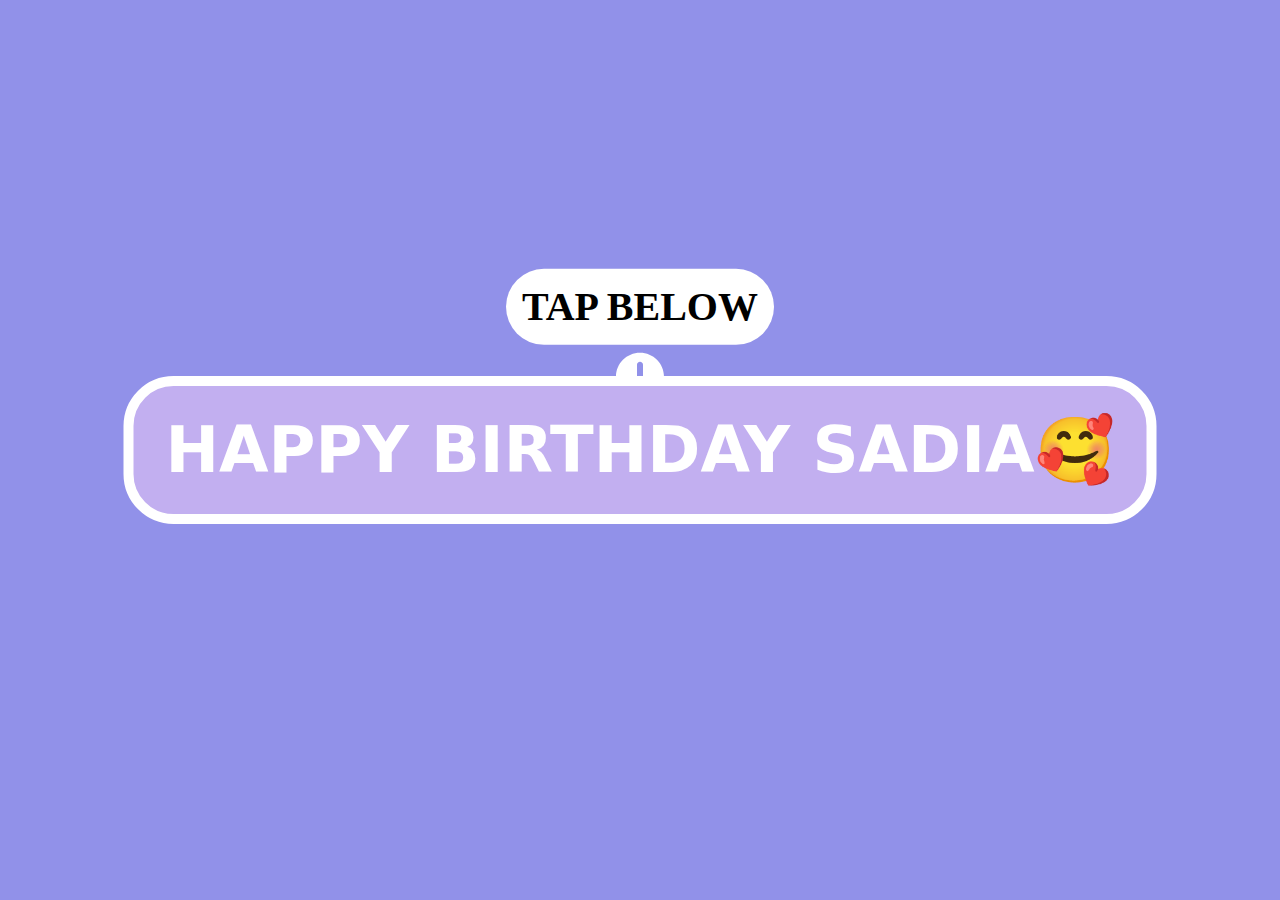
<file: index.html>
<!DOCTYPE html>
<html lang="en">
<head>
    <meta charset="UTF-8">
    <title>Happy Birthday</title>
    <link rel="stylesheet" href="https://deepu1067.github.io/wishing-sadia/assets/css/style.css">
    <link rel="stylesheet" href="assets/css/style.css">
</head>
<body class="bg-color">
    
    <div>
        <div class="tap">
            <p class="text-uppercase m-auto">tap below</p>
            <i class="fa-solid fa-circle-arrow-down"></i>
        </div>
    
        <a class="btn-custom text-uppercase" href="page2.html">
            Happy Birthday Sadia🥰
        </a>
    </div>

    <script src="assets/js/all.min.js"></script>
    <script src="assets/js/bootstrap.bundle.min.js"></script>
</body>
</html>
</file>
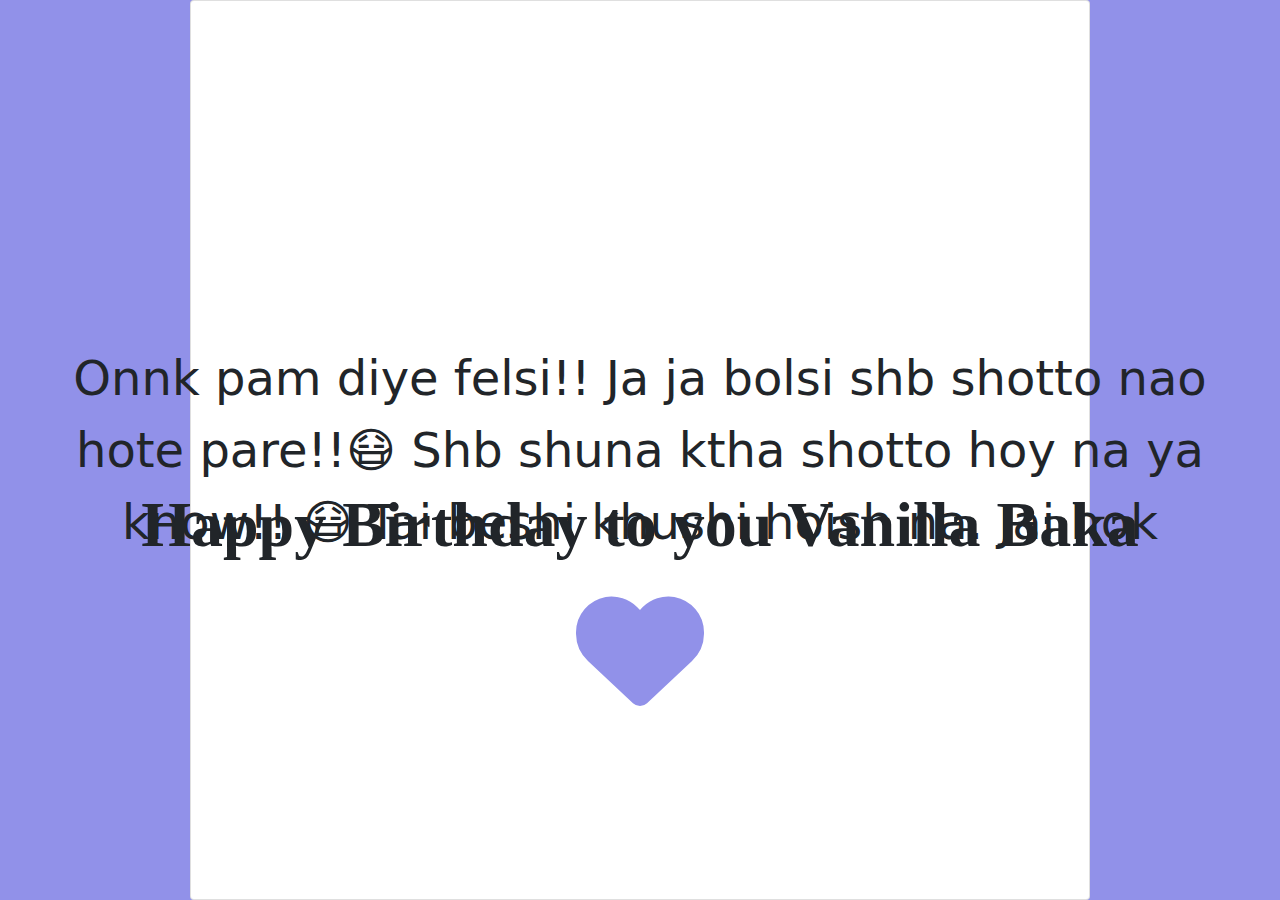
<file: last_page.html>
<!DOCTYPE html>
<html lang="en">

<head>
    <meta charset="UTF-8">
    <title>Document</title>
    <link rel="stylesheet" href="https://deepu1067.github.io/wishing-sadia/assets/css/style.css">
    <link rel="stylesheet" href="assets/css/style.css">
</head>

<body class="bg-color">
    <div style="position: relative; height: 100vh;" class="parent divs" >
        <div class="card slide_left50" style="width: 900px; height: 900px; background-color: #fff;">
        </div>
        <p style="width: 90%;">Onnk pam diye felsi!! Ja ja bolsi shb shotto nao hote pare!!😷 Shb shuna ktha shotto hoy na ya know!! 😷 Tai beshi khushi hoish na. Jai hok</p>
        <p></p>
        <p></p>
        <p class="fw-bold" style="width: 98%;">Happy Birthday to you Vanilla Baka</p>
        <p><i class="fa-solid fa-heart"></i></p>
    </div>

    <script src="assets/js/bootstrap.bundle.min.js"></script>
    <script src="assets/js/main.js"></script>
</body>

</html>
</file>
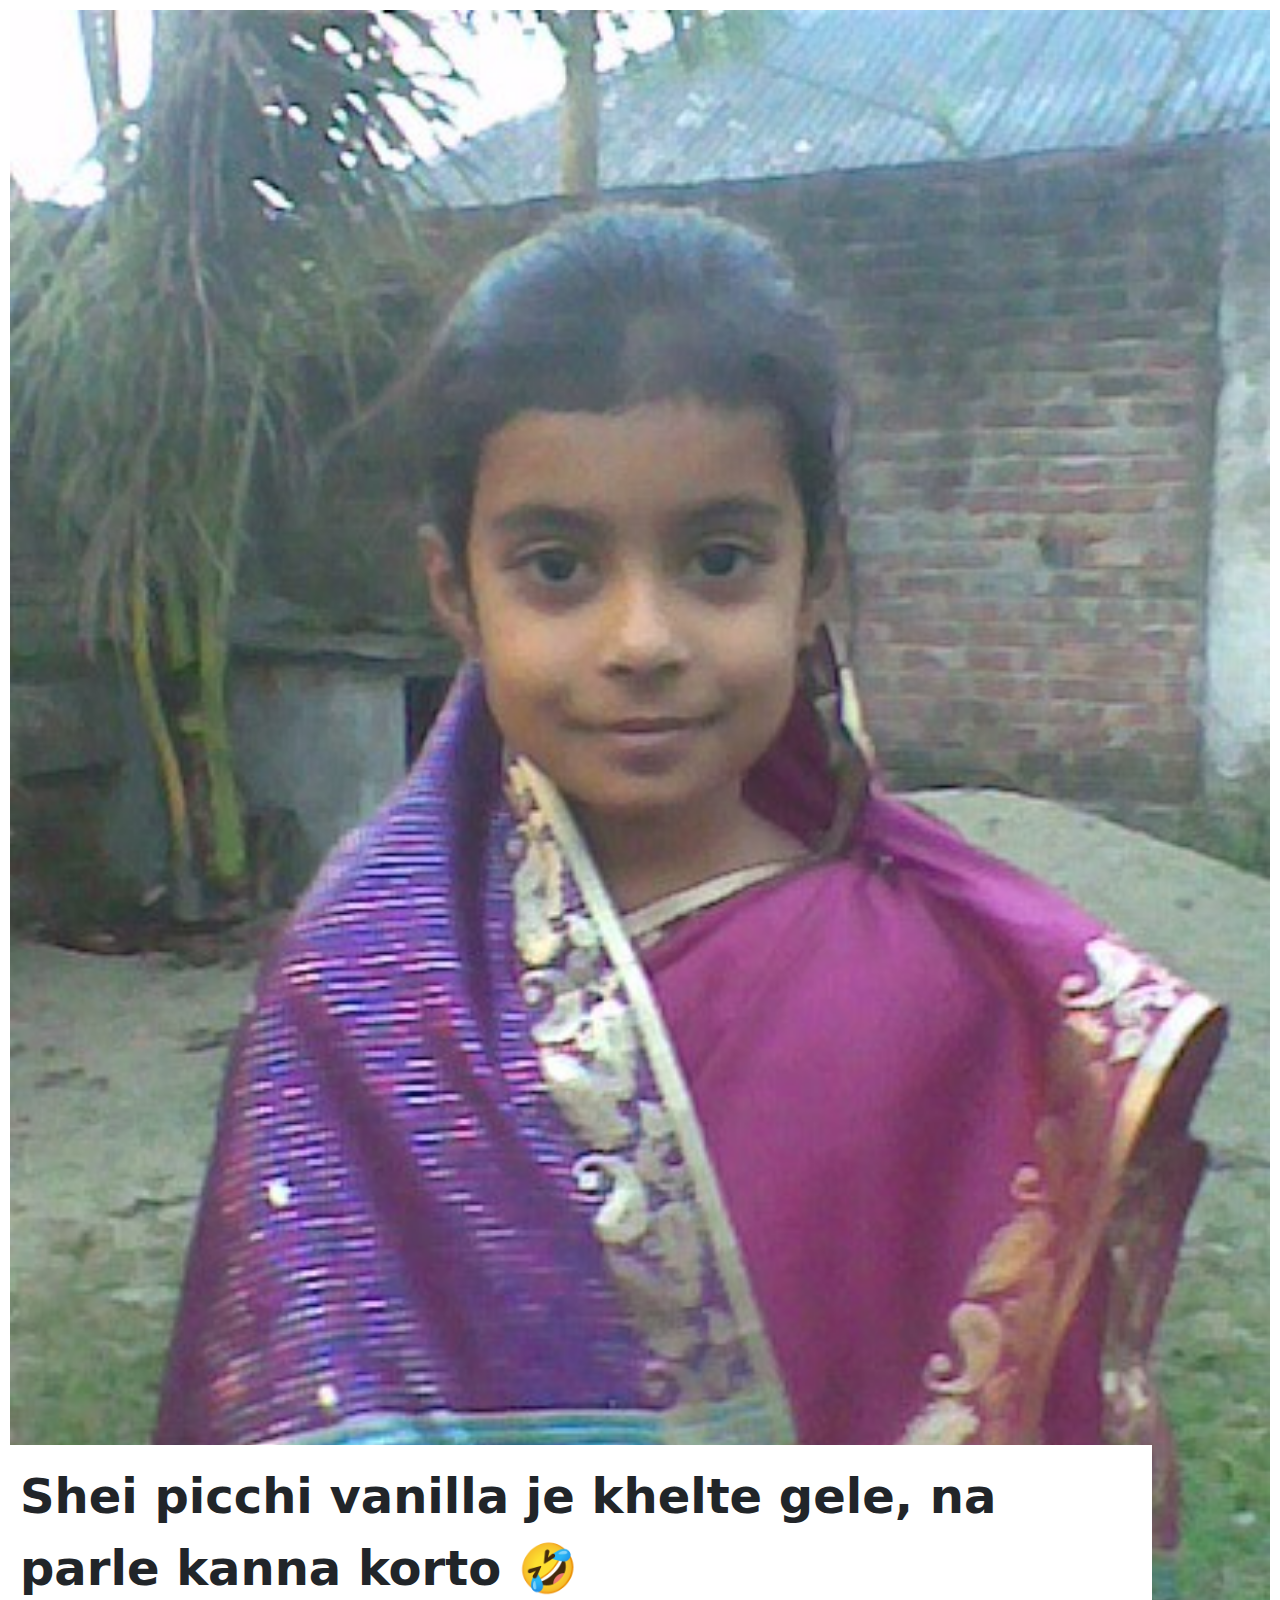
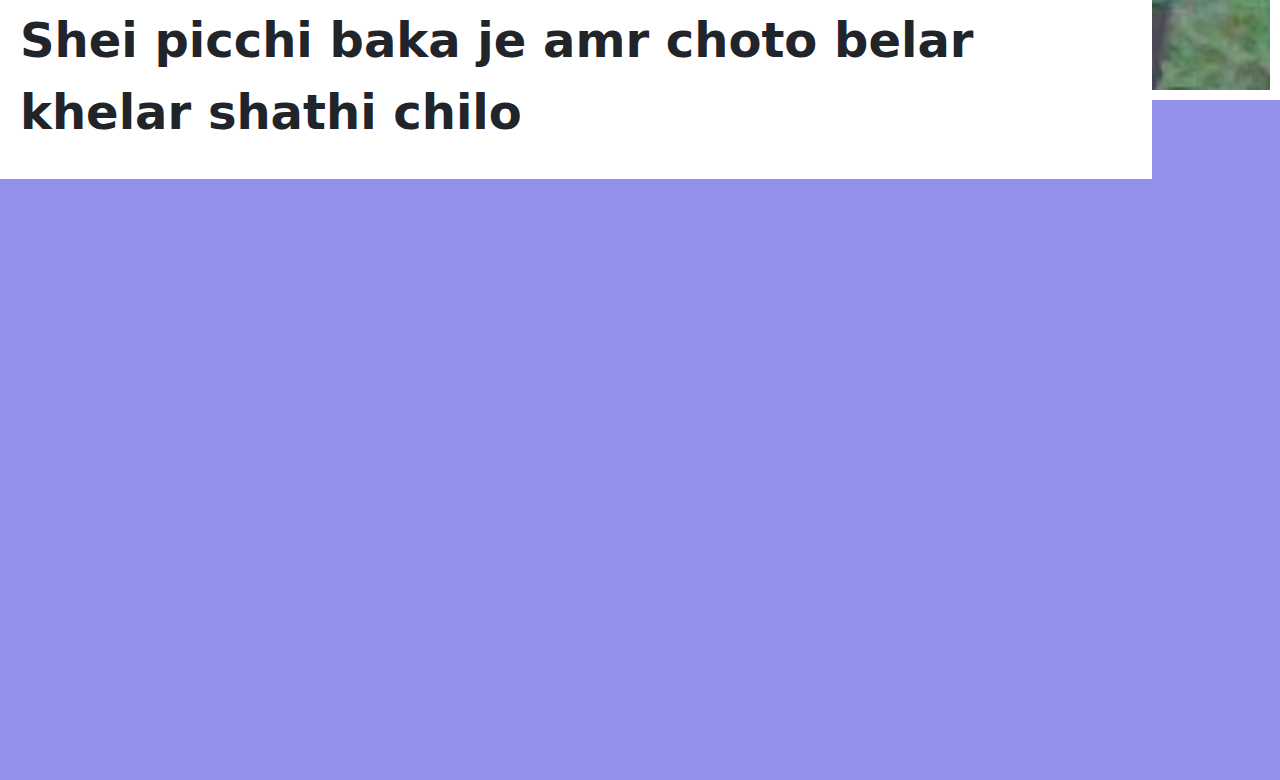
<file: page2.html>
<!DOCTYPE html>
<html lang="en">
<head>
    <meta charset="UTF-8">
    <title>Document</title>
    <link rel="stylesheet" href="https://deepu1067.github.io/wishing-sadia/assets/css/style.css">
    <link rel="stylesheet" href="assets/css/style.css">
</head>
<body class="bg-color">
    <div style="position: relative;" class="divs">
        <img src="assets/img/img1.jpg" alt="" id="img">
        <div class="article d-none" style="left: 0;" id="top">
            <p class="m-0">Shei picchi vanilla je khelte gele, na parle kanna korto 🤣</p>
            <p>Shei picchi baka je amr choto belar khelar shathi chilo</p>
        </div>
        <a href="page3.html" class="fade"><i class="fa-solid fa-circle-arrow-right"></i></a>
    </div>

    <script src="assets/js/main.js"></script>
</body>
</html>
</file>
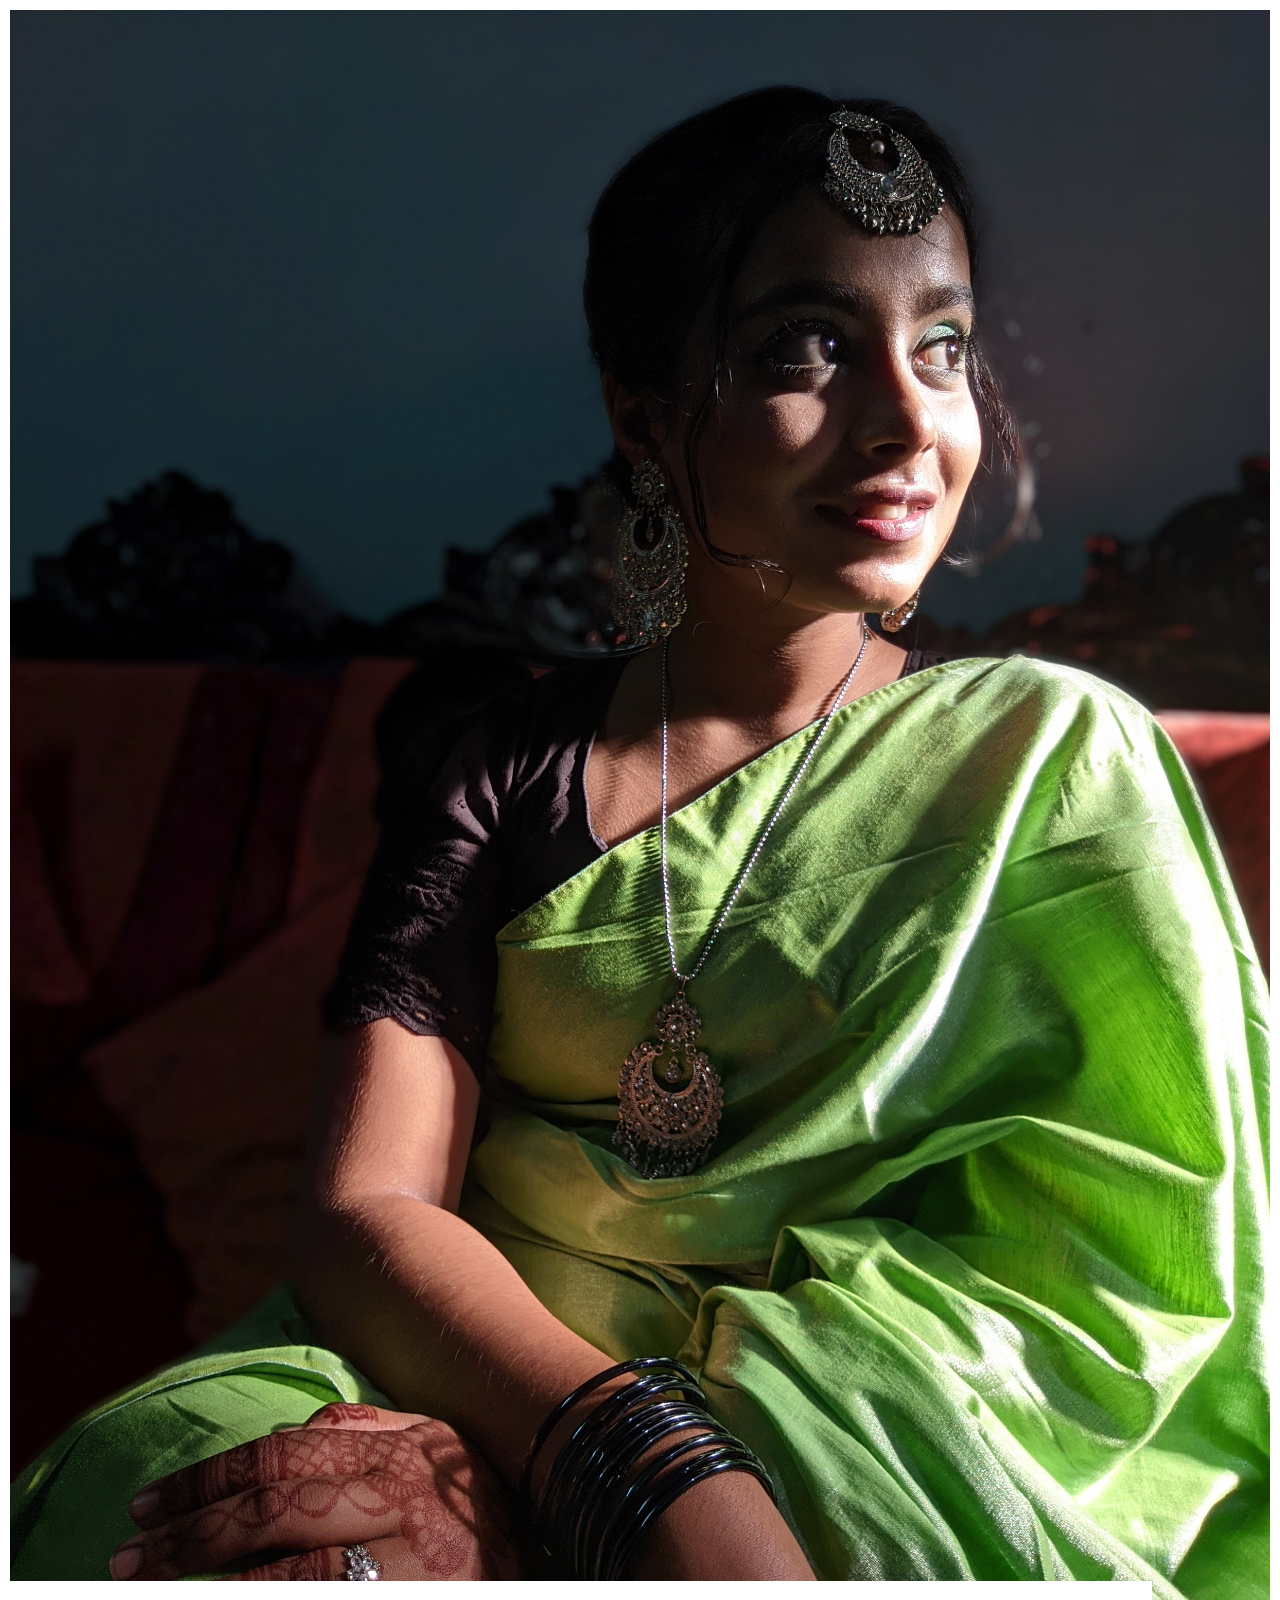
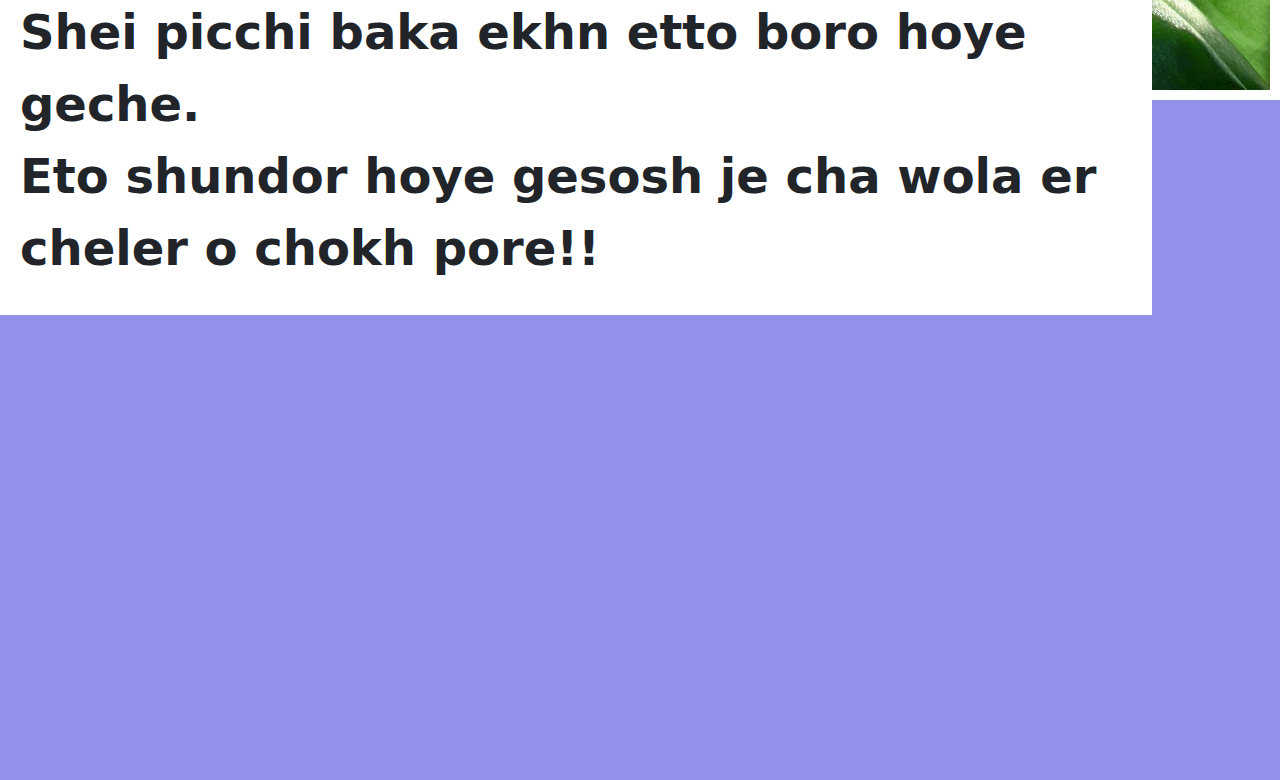
<file: page3.html>
<!DOCTYPE html>
<html lang="en">
<head>
    <meta charset="UTF-8">
    <title>Document</title>
    <link rel="stylesheet" href="https://deepu1067.github.io/wishing-sadia/assets/css/style.css">
    <link rel="stylesheet" href="assets/css/style.css">
</head>
<body class="bg-color">
    <div style="position: relative;" class="divs">
        <img src="assets/img/img2.jpg" alt="" id="img">
        <div class="article d-none" style="top: 93%;" id="left">
            <p class="m-0">Shei picchi baka ekhn etto boro hoye geche.</p>
            <p>Eto shundor hoye gesosh je cha wola er cheler o chokh pore!!</p>
        </div>
        <a href="page4.html" class="fade"><i class="fa-solid fa-circle-arrow-right"></i></a>
    </div>

    <script src="assets/js/main.js"></script>
</body>
</html>
</file>
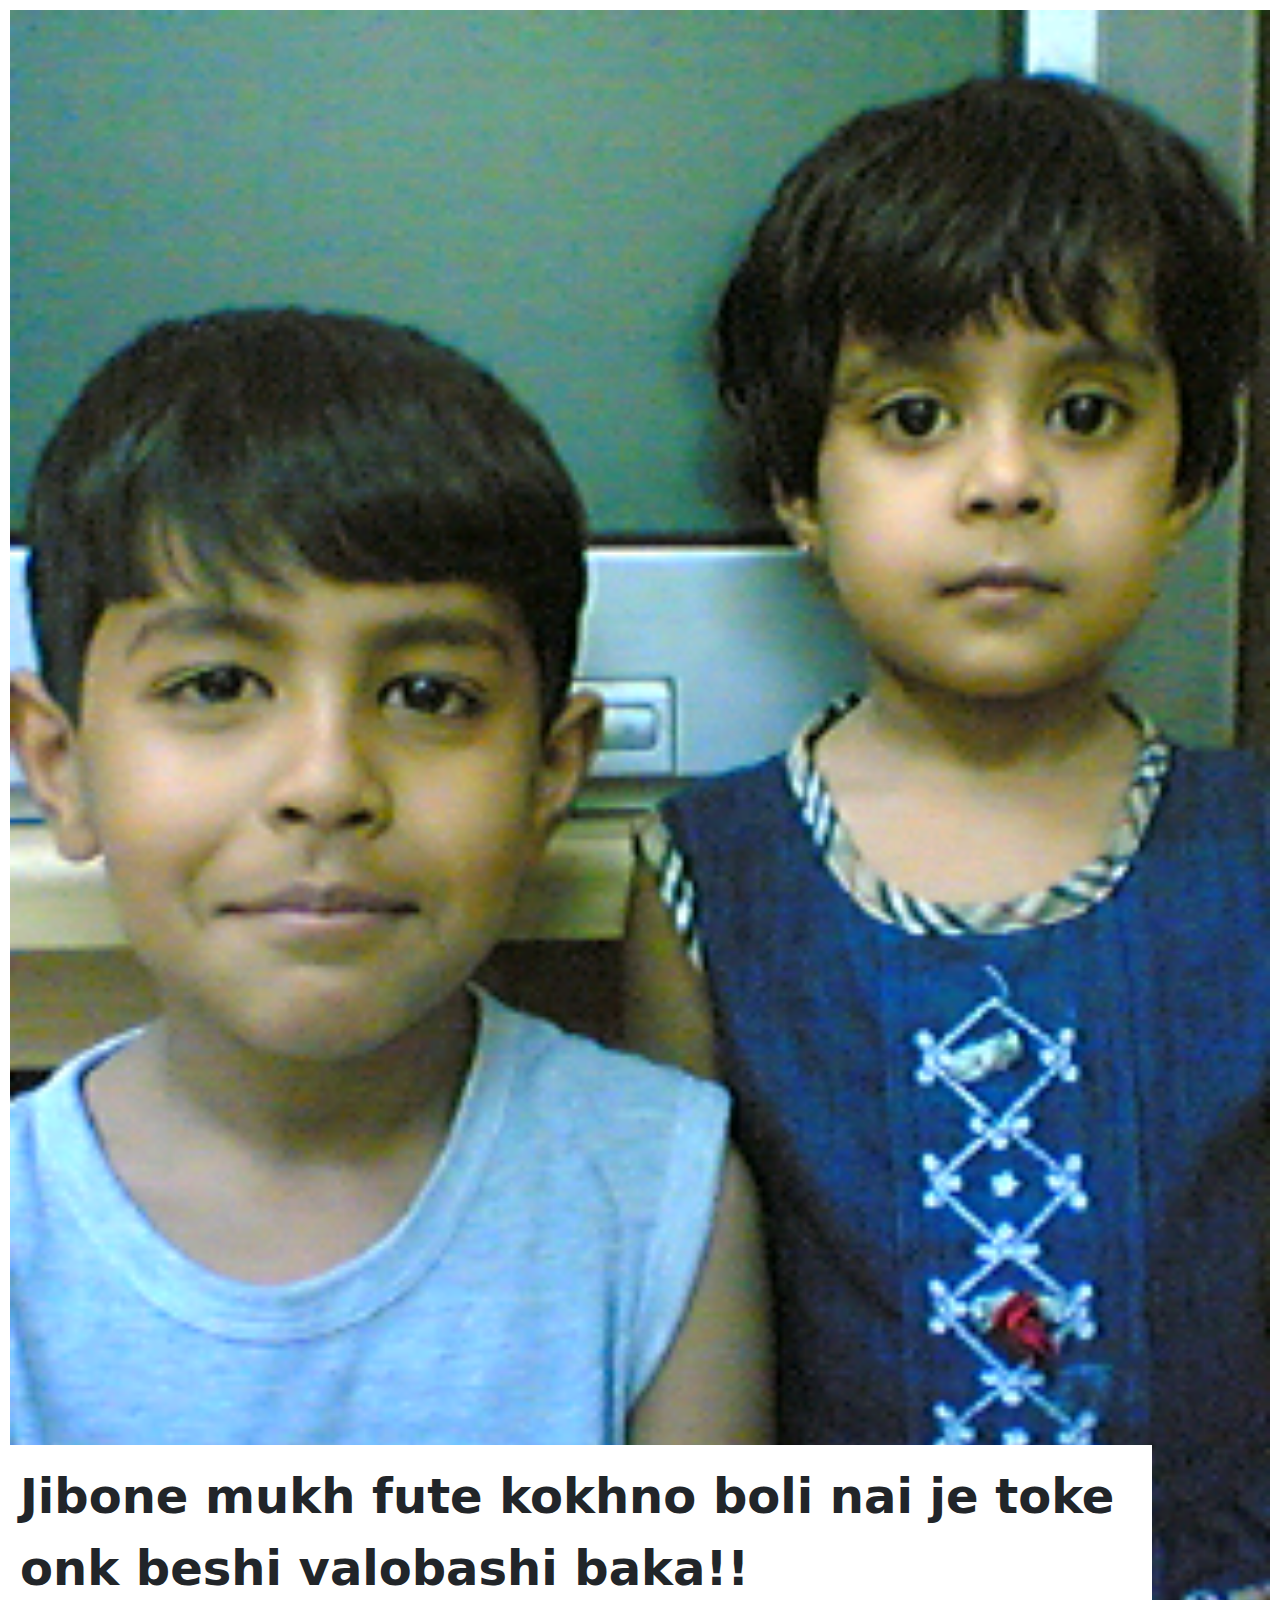
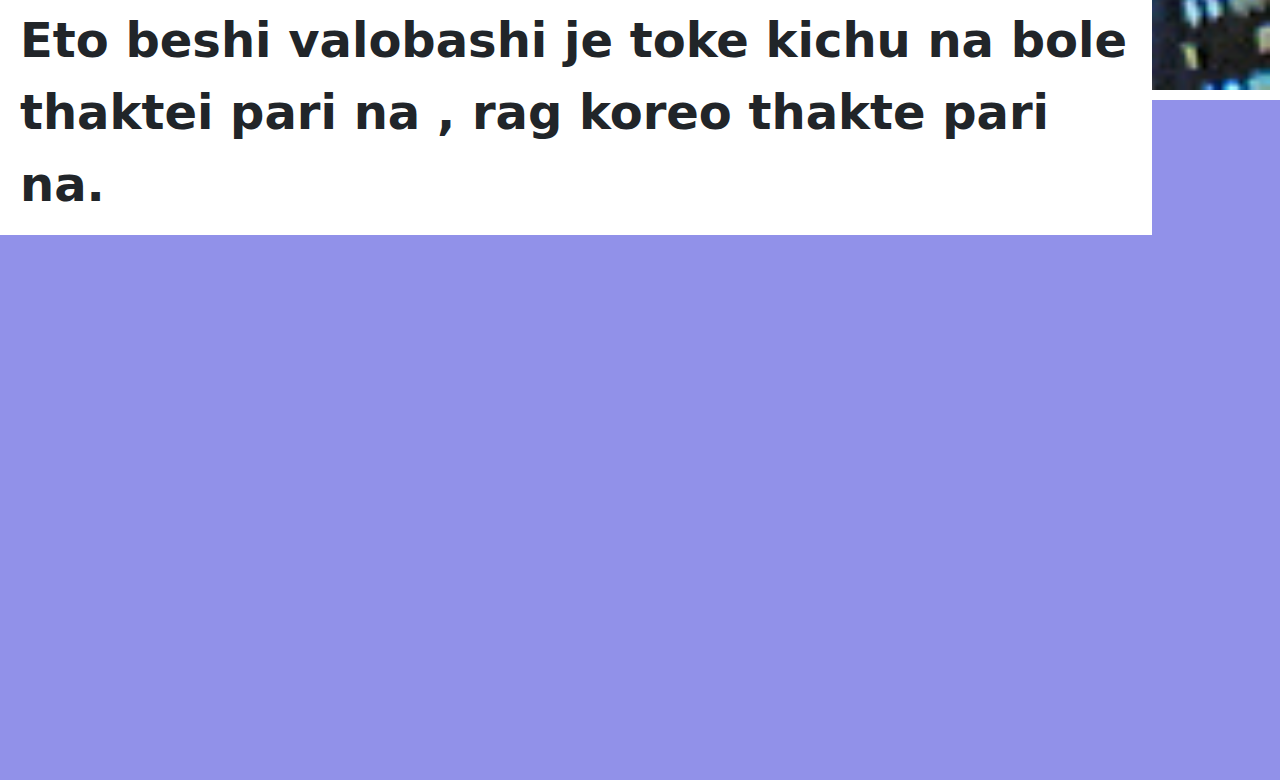
<file: page5.html>
<!DOCTYPE html>
<html lang="en">
<head>
    <meta charset="UTF-8">
    <title>Document</title>
    <link rel="stylesheet" href="https://deepu1067.github.io/wishing-sadia/assets/css/style.css">
    <link rel="stylesheet" href="assets/css/style.css">
</head>
<body class="bg-color">
    <div style="position: relative;" class="divs">
        <img src="assets/img/img4.bmp" alt="" id="img">
        <div class="article d-none" id="left">
            <p class="m-0">Jibone mukh fute kokhno boli nai je toke onk beshi valobashi baka!!</p>
            <p class="m-0">Eto beshi valobashi je toke kichu na bole thaktei pari na , rag koreo thakte pari na.</p>
        </div>
        <a href="last_page.html" style="bottom: -40%; right: 0%; left: 50%; transform: translateX(-50%); width: max-content;" class="fade"><i class="fa-solid fa-circle-arrow-right"></i></a>
    </div>

    <script src="assets/js/bootstrap.bundle.min.js"></script>
    <script src="assets/js/main.js"></script>
</body>
</html>
</file>
<file: assets/css/style.css>
@import url(all.min.css);
@import url(bootstrap.min.css);

.bg-color{
    background-color: #9191E9;
    height: 100vh;
}

.tap{
    display: flex;
    flex-direction: column;
    gap: 0.5rem;

    position: absolute;
    top: 35%;
    left: 50%;
    transform: translate(-50%, -35%);

    animation: 900ms ease-in infinite hop;
}

.tap > p.text-uppercase{
    width: max-content;
    font-size: 2.5rem;
    font-family: Cambria, Cochin, Georgia, Times, 'Times New Roman', serif;
    color: black;
    font-weight: bold;
    background-color: #ffffff;
    border-radius: 50px;
    padding: 0.5rem 1rem;

}

.tap .fa-circle-arrow-down{
    color: white;
    font-size: 3rem !important;
}

.btn-custom{
    text-decoration: none;
    color: white;
    font-size: 4rem;
    width: max-content;
    padding: 1rem 2rem;
    border-radius: 50px;
    font-weight: bold;
    background-color: #C2AFF0;
    border: 10px solid white;

    position: absolute;
    top: 50%;
    left: 50%;
    transform: translate(-50%, -50%);
}

.btn-custom:hover{
    color: white;
}

img{
    width: 100%;
    border: 10px solid white;
    z-index: -1;
}

.article{
    width: 90%;
    padding: 5px 10px;
    border: 10px solid white;
    background-color: #fff;
    font-size: 3rem;
    font-weight: 600;

    position: absolute;
    top: 85%;
}

.divs > a{
    font-size: 6rem !important;
    position: absolute;
    color: white;
    right: 5%;
    bottom: -40%;
}
.divs > a:hover{
    color: #ffffff;
}

div.card{
    position: absolute;
    top: 50%;
    left: 50%;
    transform: translate(-50%, -50%);
}

.parent p{
    font-size: 3rem;
    text-align: center;
    position: absolute;
    width: max-content;
}

.parent p:nth-child(2){
    top: 38%;
    left: 50%;
    transform: translateX(-50%);
}
.parent p:nth-child(3){
    top:41%;
    left: 50%;
    transform: translateX(-50%);
}
.parent p:nth-child(4){
    top:44%;
    left: 50%;
    transform: translateX(-50%);
}

.parent p:nth-child(5){
    top:53%;
    left: 50%;
    font-size: 4rem;
    font-family: Cambria, Cochin, Georgia, Times, 'Times New Roman', serif;
    transform: translateX(-50%);
}

.parent p:nth-child(6){
    top:62%;
    left: 50%;
    transform: translateX(-50%);
    
    color: #9191E9;
    font-size: 8rem;
}


/* animations */
.fadeCus{
    animation: 1s ease 0s 1 fadeout;
}

.slide_top{
    animation: 1s ease-in 0s 1 slide_top;
}

.slide_left{
    animation: 1s ease-in 0s 1 slide_left;
}

.slide_left50{
    animation: 800ms ease-in 0s 1 slide_left50;
}

.slide_right{
    animation: 700ms ease-in 0s 1 slide_right;
}

@keyframes hop{
    from{
        top:35%;
    }

    to{
        top: 40%;
    }
}

@keyframes slide_left{
    0% {
        left: -100%;
    }

    100%{
        left: 0%;
    }
}

@keyframes slide_left50{
    0% {
        left: -100%;
    }

    100%{
        left: 50%;
    }
}

@keyframes slide_top{
    0% {
        top: -15%;
    }

    100%{
        top: 85%;
    }
}

@keyframes slide_right{
    0% {
        right: 100%;
    }

    100%{
        right: 0%;
    }
}

@keyframes fadeout{
    from{
        opacity: 0;
    }

    to{
        opacity: 1;
    }
}
</file>
